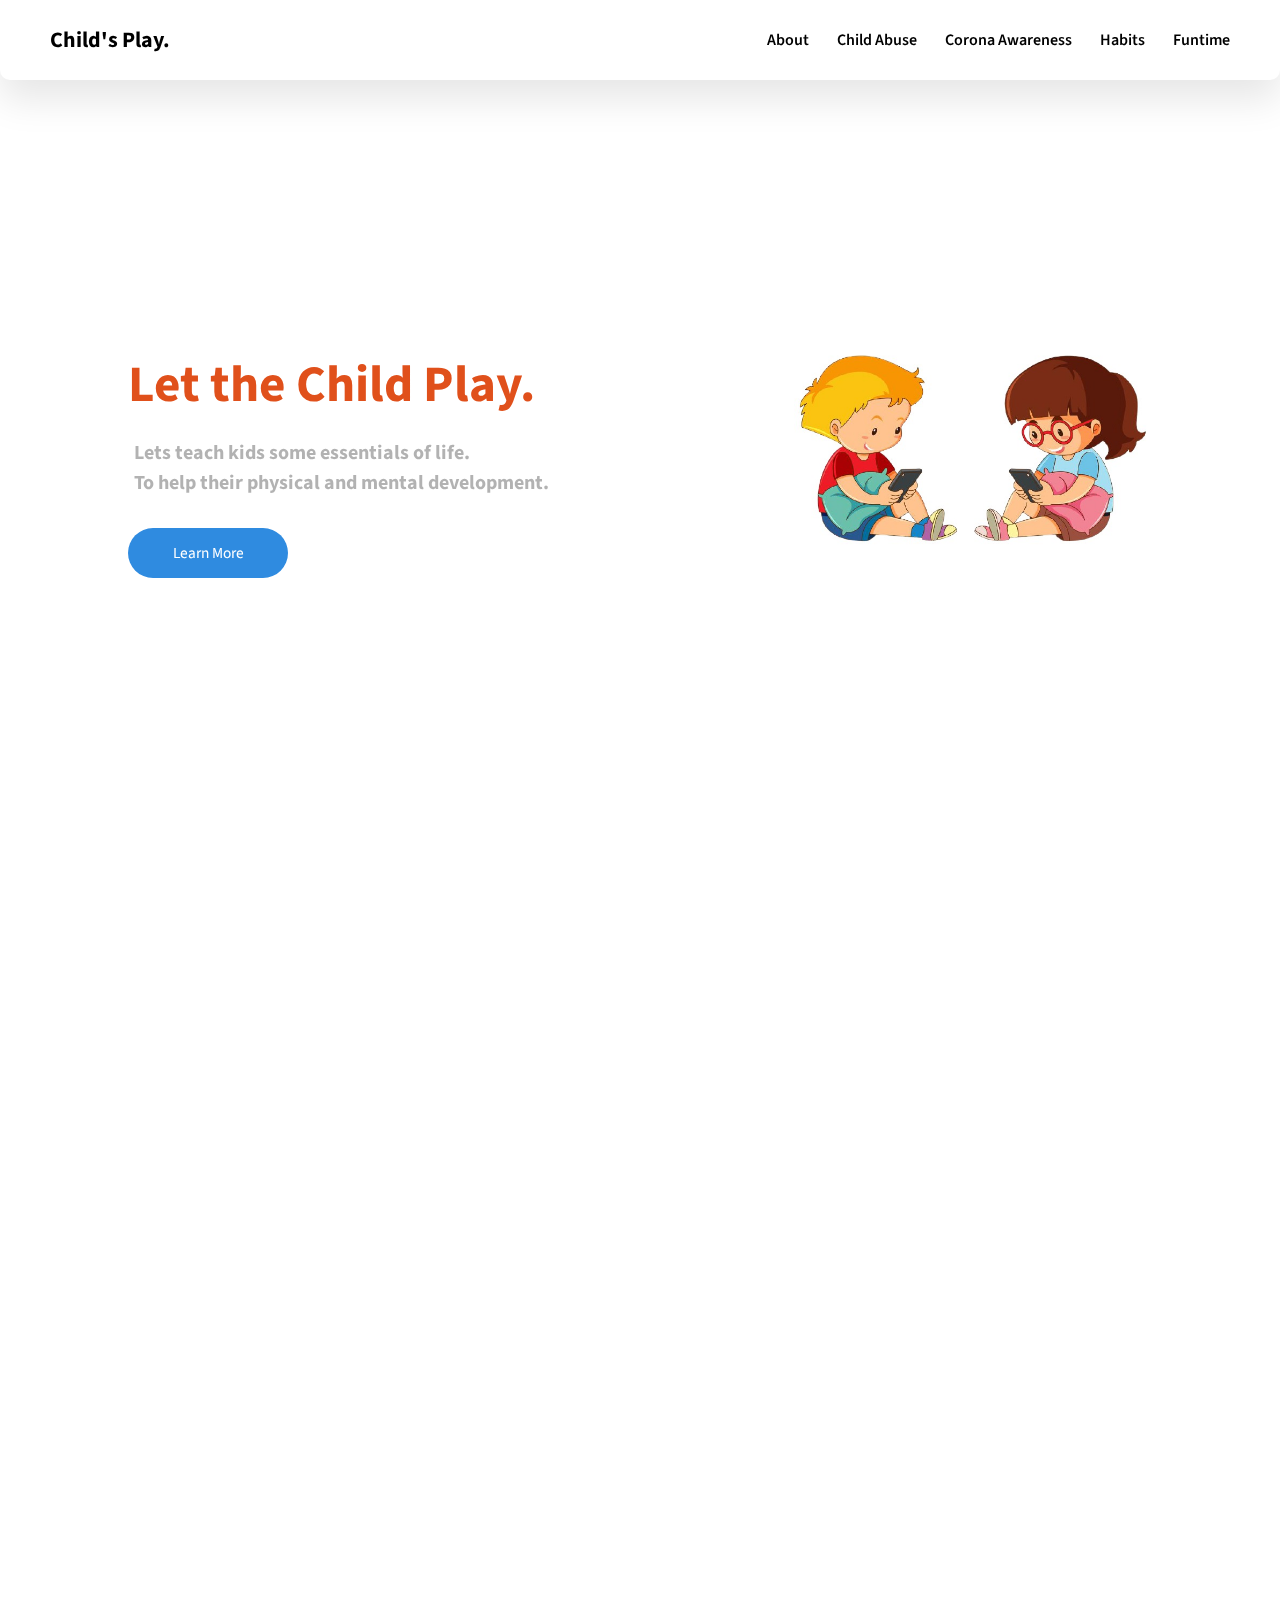
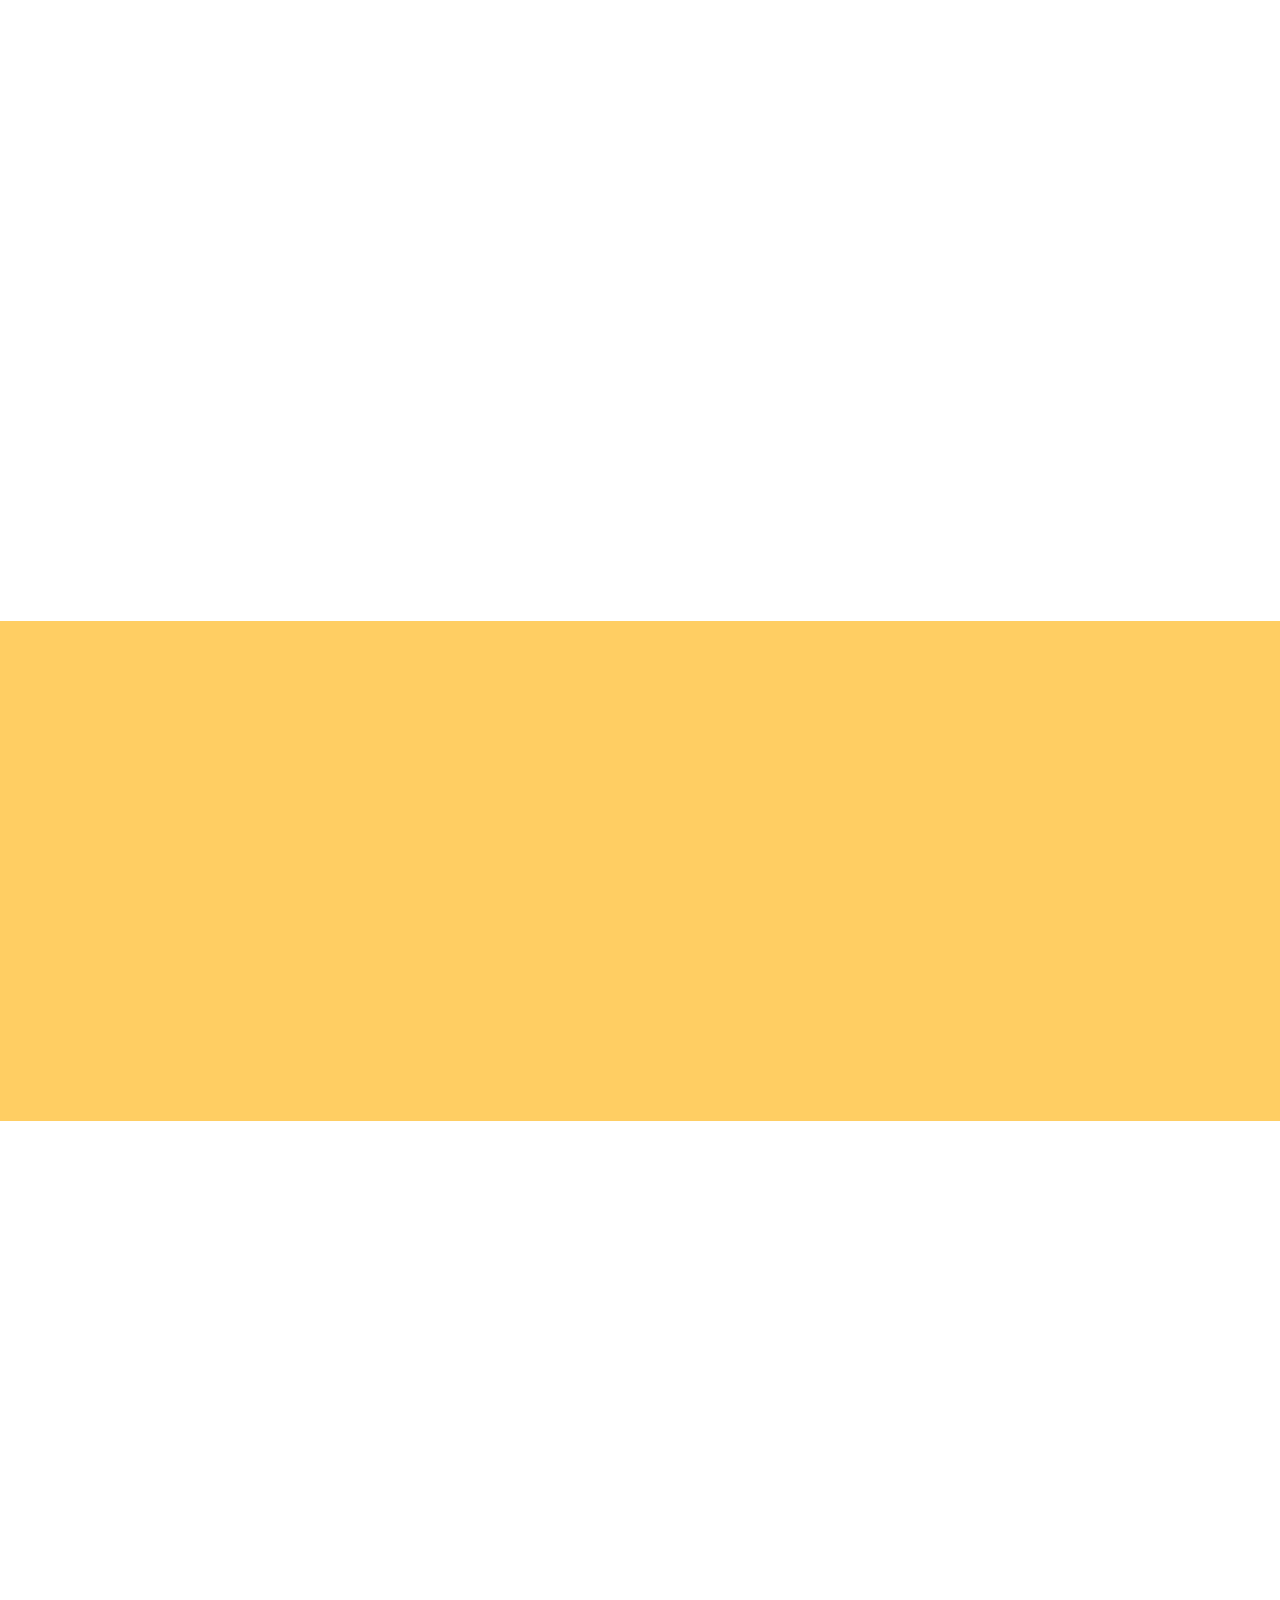
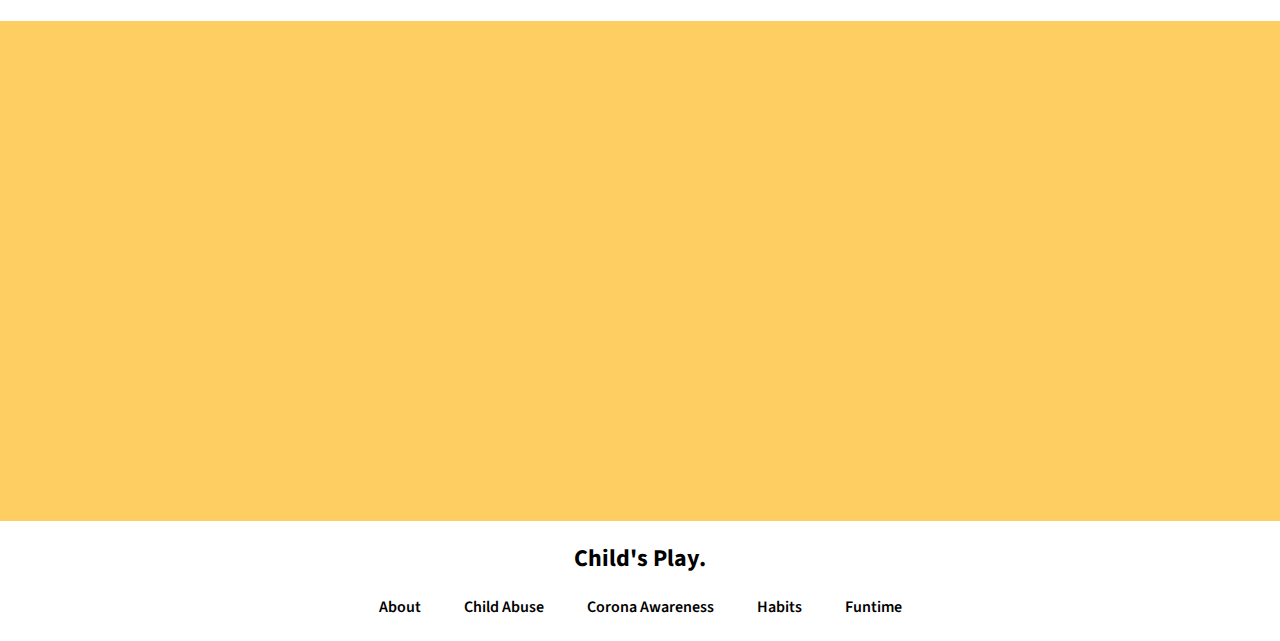
<file: index.html>
<!DOCTYPE html>
<html lang="en">
<head>
    <meta charset="UTF-8">
    <meta name="viewport" content="width=device-width, initial-scale=1.0">
    <meta http-equiv="X-UA-Compatible" content="ie=edge">
    <title>Let The Child Play</title>
    <link rel="stylesheet" href="styles.css">
    <link rel="icon" href="./img/favicon.png">
    <link href="https://fonts.googleapis.com/css2?family=Source+Sans+Pro:wght@400;600&display=swap" rel="stylesheet">
    <link href="https://unpkg.com/aos@2.3.1/dist/aos.css" rel="stylesheet">
</head>
<body>
    <div class="wrapper">
        <div class="nav">
            <div class="logo">
                <h4>Child's Play.</h4>
            </div>
            <div class="links">
                <a href="#about" class="mainlink">About</a>
                <a href="#abuse">Child Abuse</a>
                <a href="#corona">Corona Awareness</a>
                <a href="#habit">Habits</a>
                <a href="#funzone">Funtime</a>
            </div>
        </div>

        <!-- main PAGE -->

        <div class="main">
            <div class="mainText" data-aos="fade-up" data-aos-duration="1000">
                <h1><span style="color:#e0501b;font-size: 4vw">Let the Child Play.</span> </h1>
                <h3>Lets teach kids some essentials of life. <br> To help their physical and mental development.</h3>
                <div class="btn">
                    <a href="#about">Learn More</a>
                </div>
            </div>
            <div class="mainImage" data-aos="fade-down" data-aos-duration="2000">
                <img src="img/children-playing-mobile-phone-removebg-preview (1).jpg" alt="">
            </div>
        </div>
        <div class="aboutSection" id="about">
            <div class="aboutHeader" data-aos="fade-up" data-aos-duration="1000">
                <h1><span style="color:#e0501b">Things to learn while playing.</span> </h1>
            </div>
            <div class="aboutCards">
                <div class="card one" data-aos="fade-up" data-aos-duration="1000">
                    <img src="img/images.png" class="first" alt="" data-aos="fade-up" data-aos-duration="1100">
                    <div class="backgroundone"></div>
                    <div class="maincontent">
                        <h2>Child Abuse</h2>
                        <p>Learn more about touch while playing a Good-Touch/Bad-Touch game!</p>
                        <a href="#abuse">
                            <div class="button">
                                <img src="img/next.png" alt="" class="cardIcon">
                            </div>
                        </a>
                    </div>
                </div>
                <div class="card two" data-aos="fade-up" data-aos-duration="1300">
                    <img src="img/Child-Superhero-Mask.png" class="second" alt="" data-aos="fade-up" data-aos-duration="1200">
                    <div class="backgroundtwo"></div>
                    <div class="maincontent">
                        <h2>Corona Awareness</h2>
                        <p>Learn how to be a corona-super-hero through a picture book!</p>
                        <a href="#corona">
                            <div class="button">
                                <img src="img/next.png" alt="" class="cardIcon">
                            </div>
                        </a>
                    </div>
                </div>
                <div class="card three" data-aos="fade-up" data-aos-duration="1600">
                    <img src="img/rightwrong.png" class="third" alt="" data-aos="fade-up" data-aos-duration="1300">
                    <div class="backgroundone"></div>
                    <div class="maincontent">
                        <h2>Habits</h2>
                        <p>Learn more about habits by taking a Good-Habit/Bad-Habit quiz!</p>
                        <a href="#habit">
                            <div class="button">
                                <img src="img/next.png" alt="" class="cardIcon">
                            </div>
                        </a>
                    </div>
                </div>
            </div>
        </div>


        <div class="childabuse" id="abuse">
            <div class="childabuseText" data-aos="fade-up" data-aos-duration="1000">
                <h1>Child Abuse <br> <span style="color:#2f8be0;font-size:3vw">Why it is concerning?</span> </h1>
                <div style="text-align: center;">
                    <img src="img/boyafraid-removebg-preview (1).png" alt="">
                </div>
            </div>
            <div class="childabuseList" data-aos="fade-left" data-aos-duration="1000">
                <ol style="padding: 0px;">
                    <br>
                    <br>
                    <li> 
                        <span>01</span>
                         <p>1 in 5 women and 1 in 13 men report having been sexually abused as a child aged 0-17 years.</p>
                    </li>
                    <li> 
                        <span>02</span>
                         <p>Nearly 3 in 4 children - or 300 million children - aged 2–4 years regularly suffer physical punishment and/or psychological violence at the hands of parents and caregivers.</p>
                    </li>
                    <li> 
                        <span>03</span>
                         <p>A child who is abused is more likely to abuse others as an adult so that violence is passed down from one generation to the next. It is therefore critical to break this cycle of violence, and in so doing create positive multi-generational impacts.</p>
                    </li>
                    <h3 style="text-align: center;">Help your child learn about good Good-Touch/Bad-Touch</h3>
                    <div class="btn" style="margin-left:auto; margin-right:auto; text-align: center; width: 120px; margin-top: 30px; padding: 14px 20px 14px 20px; background-color: #2f8be0; border-radius: 45px;">
                    <a href="https://games.gdevelop-app.com/game-01984606-d22c-41f8-b3a4-ac98f707ebe5/index.html" target= "_blank" style="font-size: 1.2vw; color: #fff;">Play Now!</a>
                </div>
                </ol>
            </div>
        </div>

        <!-- about SECTION -->

        

        <!-- sect AND FOOTER -->

        <div class="sect" id="corona">
            <div class="sectText" data-aos="fade-right" data-aos-duration="1000">
                <h1>Corona Virus has taken over our planet Earth!<br> <span style="font-size:1.6vw;font-weight:normal"  class="sectInnerText">
                    Are you ready to save yourself and your family? 
                </span> </h1>
                <div class="btn" style="text-align: center; width: 120px; margin-top: 30px; padding: 14px 20px 14px 20px; background-color: #2f8be0; border-radius: 45px;">
                    <a href="./coronabook/index.html" target= "_blank" style="font-size: 1.2vw; color: #fff;">Yes!</a>
                </div>
            </div>
            <div class="sectImg" data-aos="fade-up" data-aos-duration="1000">
                <img src="img/corona-super-warriors-removebg-preview.jpg" alt="">
            </div>
        </div>
        <div class="sect" style="background-color: #fff;" id="habit">
            <div class="sectText" data-aos="fade-right" data-aos-duration="1000">
                <img src="img/images (1)-removebg-preview.jpg" alt="">
            </div>
            <div class="sectImg" data-aos="fade-up" data-aos-duration="1000">
                <h1>Good habits should be retained and bad habits should be discontinued.<br> <span style="font-size:1.6vw;font-weight:normal"  class="sectInnerText">
                    Take the Habit quiz and test now! 
                </span> </h1>
                <div class="btn" style="text-align: center; width: 120px; margin-top: 30px; padding: 14px 20px 14px 20px; background-color: #2f8be0; border-radius: 45px;">
                    <a href="./quiz/index.html"  target= "_blank" style="font-size: 1.2vw; color: #fff;">Take The Quiz!</a>
                </div>
            </div>
        </div>
        <div class="sect" id="funzone">
            <div class="sectText" data-aos="fade-right" data-aos-duration="1000">
                <h1>Want to increase your mathematical and cognitive skills?<br> <span style="font-size:1.6vw;font-weight:normal"  class="sectInnerText">
                     Play the games below for some fun! 
                </span> </h1>
                <div class="btn" style="text-align: center; width: 120px; margin-top: 30px; padding: 14px 20px 14px 20px; background-color: #2f8be0; border-radius: 45px;">
                    <a href="./games/maths/index.html" target= "_blank" style="font-size: 1.2vw; color: #fff;">Maths Game</a>
                </div>
                <div class="btn" style="text-align: center; width: 120px; margin-top: 30px; padding: 14px 20px 14px 20px; background-color: #2f8be0; border-radius: 45px;">
                    <a href="./games/fruits/index.html" target= "_blank" style="font-size: 1.2vw; color: #fff;">Fruit Slice Game</a>
                </div>
            </div>
            <div class="sectImg" data-aos="fade-up" data-aos-duration="1000">
                <img src="img/funzone.jpg" alt="" style="width: 100%;">
            </div>
        </div>
        <div class="footer">
            <h2>Child's Play.</h2>
            <div class="footerlinks">
                <a href="#about" class="mainlink">About</a>
                <a href="#abuse">Child Abuse</a>
                <a href="#corona">Corona Awareness</a>
                <a href="#habit">Habits</a>                
                <a href="#funzone">Funtime</a>
            </div>
        </div>
    </div>

    <script src="https://unpkg.com/aos@2.3.1/dist/aos.js"></script>
    <script>
            AOS.init();
    </script>
</body>
</html>
<!--
    Design adpated from a youtube video tutorial
    All due credits to the owner
    https://www.youtube.com/watch?v=6OExw1Mhdhw&list=LL&index=5
-->
</file>
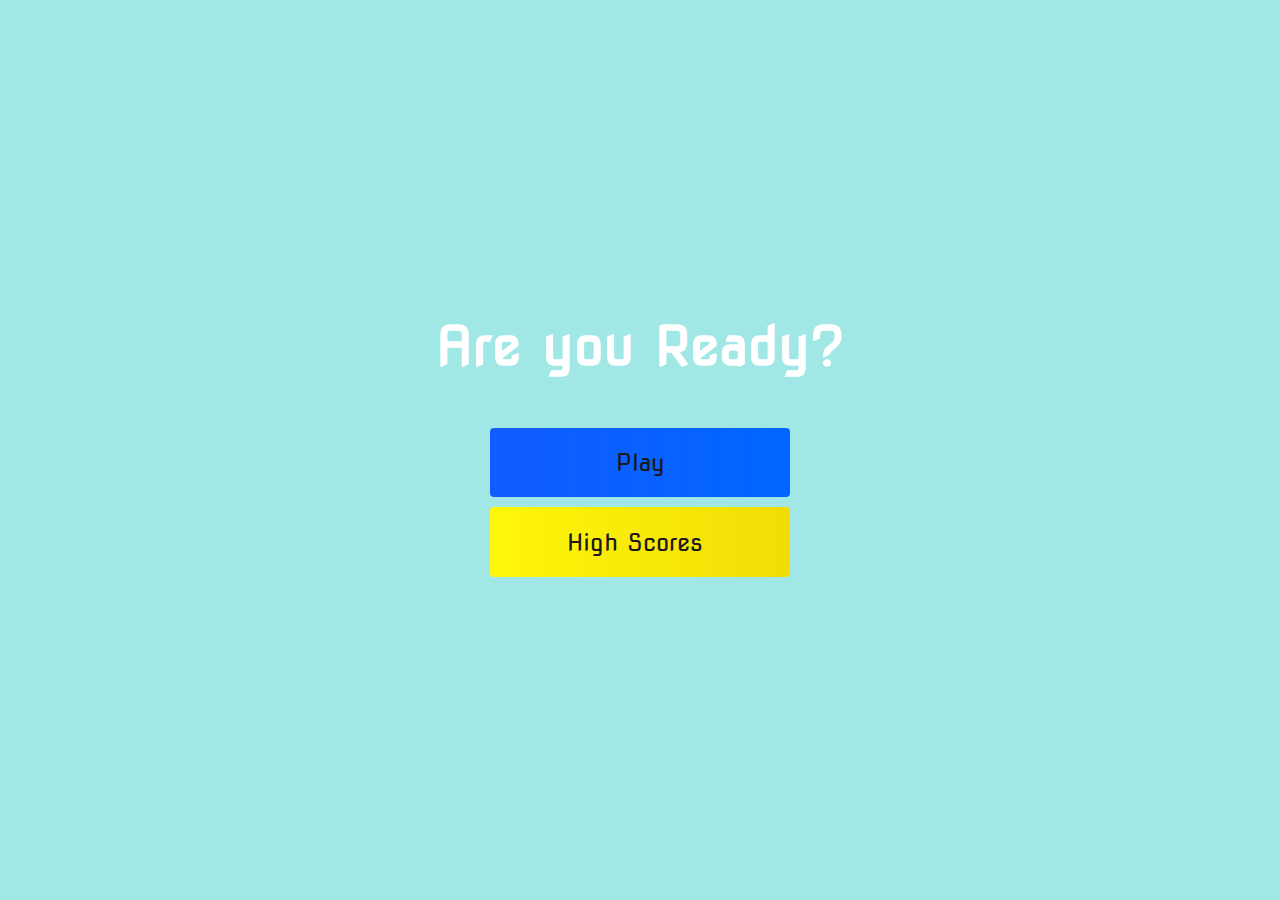
<file: quiz/index.html>
<!DOCTYPE html>
<html lang="en">
<head>
    <meta charset="UTF-8">
    <meta name="viewport" content="width=device-width, initial-scale=1.0">
    <title>Habit Quiz Landing Page</title>
    <link rel="stylesheet" href="style.css">
    <link rel="stylesheet" href="https://use.fontawesome.com/releases/v5.13.1/css/all.css" integrity="sha384-xxzQGERXS00kBmZW/6qxqJPyxW3UR0BPsL4c8ILaIWXva5kFi7TxkIIaMiKtqV1Q" crossorigin="anonymous">
    <link rel="icon" href="./question.png">
</head>
<body>
    <div class="container">
        <div id="home" class="flex-column flex-center">
            <h1>Are you Ready?</h1>
            <a href="./game.html" class="btn">Play</a>
            <a href="./highscores.html" id="highscore-btn" class="btn">High Scores<i class="fas fa-crown"></i></a>
        </div>
    </div>
</body>
</html>
<!--
    Design adpated from a youtube video tutorial
    All due credits to the owner
    https://www.youtube.com/watch?v=f4fB9Xg2JEY
-->
</file>
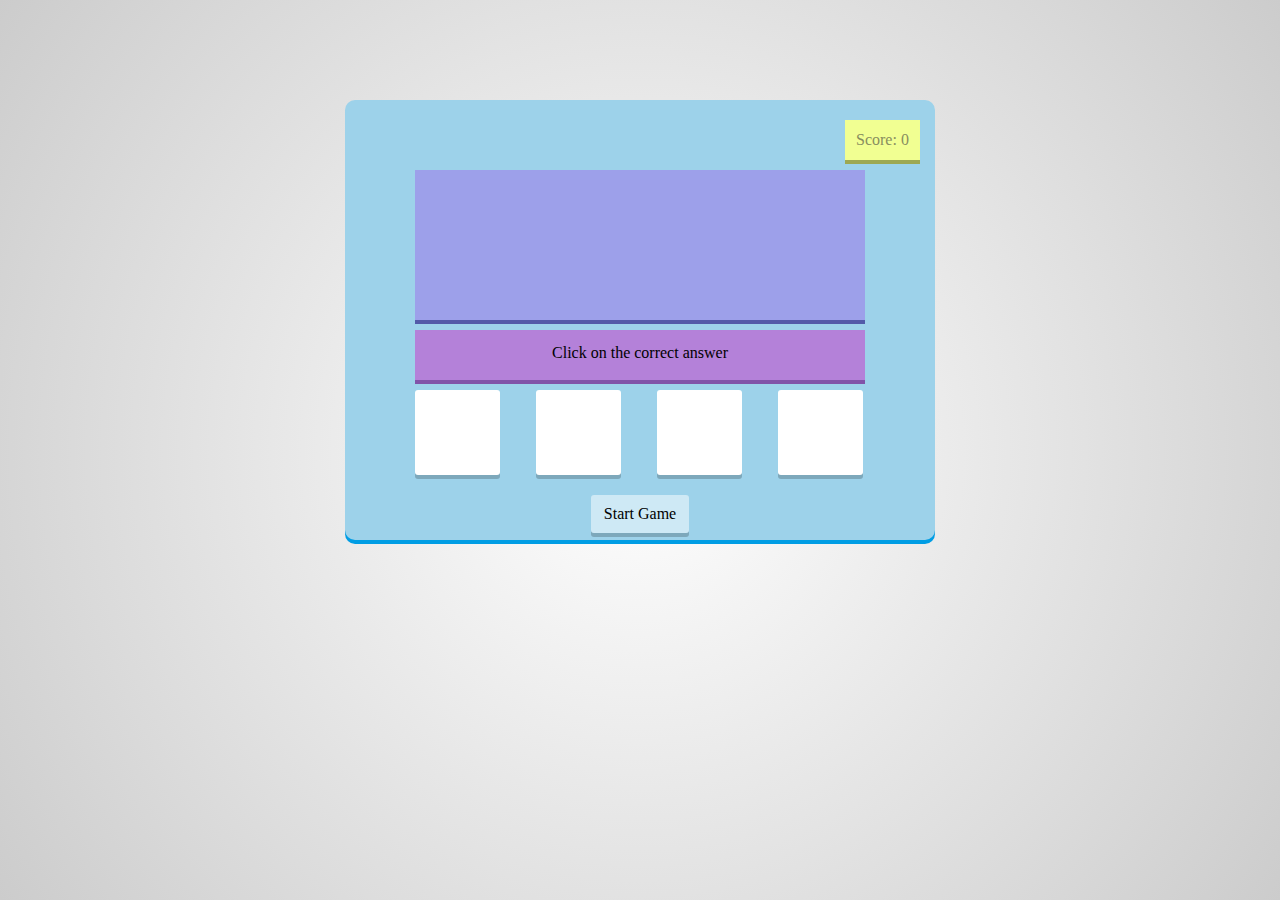
<file: games/maths/index.html>
<!DOCTYPE html>
<html lang="en">
 <head>
 <title>Maths Game</title>
 <meta charset="utf-8">
 <meta name="viewport" content="width=device-width,
initial-scale=1, user-scalable=yes">
 <link rel="stylesheet" href="styles.css">
 </head>

 <body>
 <div id="container">
 <div id="score">
 Score: <span id="scorevalue">0</span>
 </div>
 <div id="correct">
 Correct
 </div>
 <div id="wrong">
 Try again
 </div>
 <div id="question">

 </div>
 <div id="instruction">
 Click on the correct answer
 </div>
 <div id="choices">
 <div id="box1" class="box"></div>
 <div id="box2" class="box"></div>
 <div id="box3" class="box"></div>
 <div id="box4" class="box"></div>
 </div>
 <div id="startreset">
 Start Game
 </div>
 <div id="timeremaining">
 Time remaining: <span
id="timeremainingvalue">60</span> sec
 </div>
 <div id="gameOver">

 </div>
 </div>
 <script src="javascript.js"></script>
 </body>
</html>
</file>
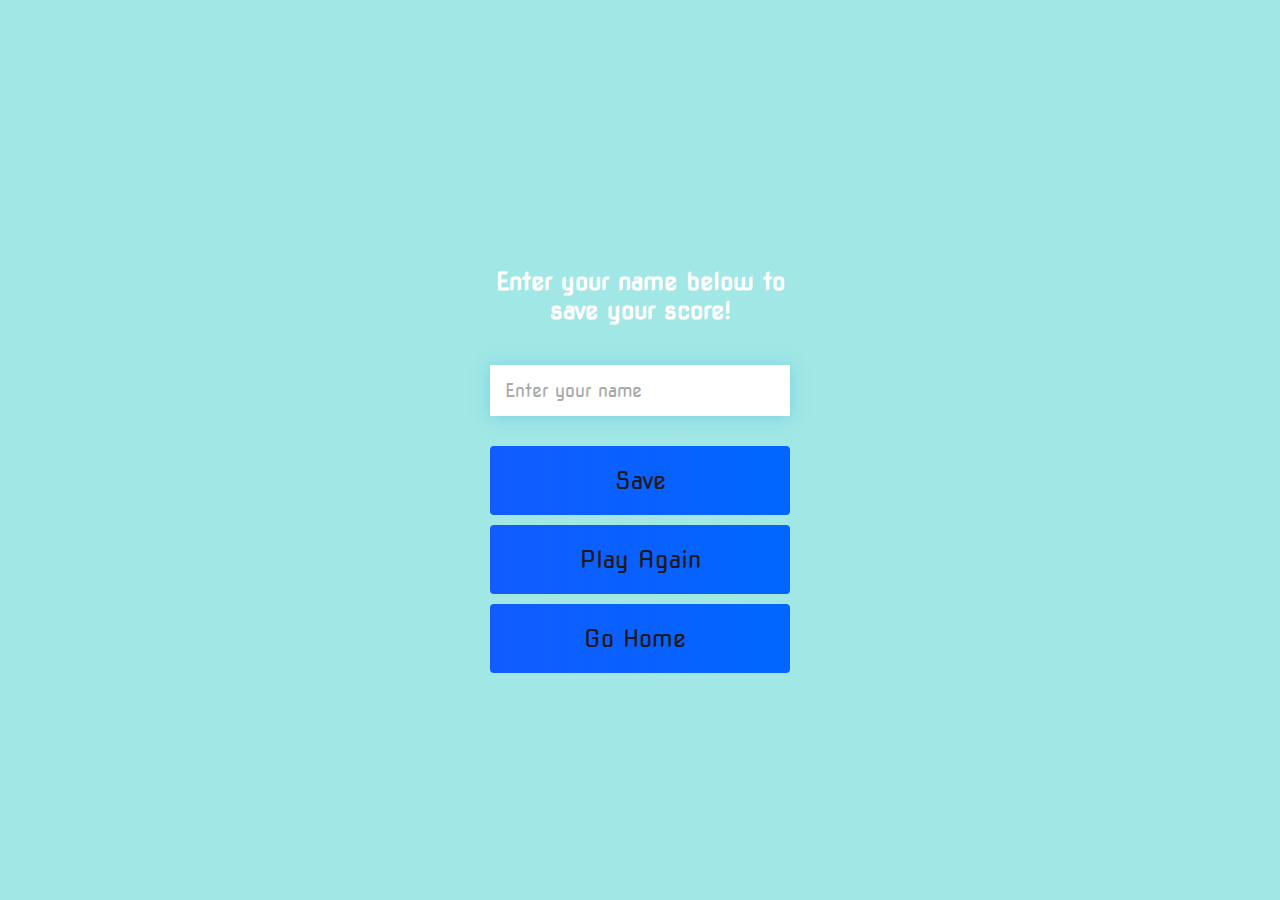
<file: quiz/end.html>
<!DOCTYPE html>
<html lang="en">
<head>
    <meta charset="UTF-8">
    <meta name="viewport" content="width=device-width, initial-scale=1.0">
    <title>Ending Page</title>
    <link rel="stylesheet" href="style.css">
    <link rel="stylesheet" href="https://use.fontawesome.com/releases/v5.13.1/css/all.css" integrity="sha384-xxzQGERXS00kBmZW/6qxqJPyxW3UR0BPsL4c8ILaIWXva5kFi7TxkIIaMiKtqV1Q" crossorigin="anonymous">
    <link rel="icon" href="./question.png">
</head>
<body>
    <div class="container">
        <div id="end" class="flex-center flex-column">
            <h1 id="finalScore">0</h1>
            <form class="end-form-container">
                <h2 id="end-text">Enter your name below to save your score!</h2>
                <input type="text" name="name" id="username" placeholder="Enter your name">
                <button class="btn" id="saveScoreBtn" type="submit" onclick="saveHighScore(event)" disabled>Save</button>
            </form>
            <a href="./game.html" class="btn">Play Again</a>
            <a href="../index.html" class="btn">Go Home<i class="fas fa-home"></i></a>
        </div>
    </div>
    <script src="end.js"></script>
</body>
</html>
<!-- 
    Design adpated from a youtube video tutorial
    All due credits to the owner
    https://www.youtube.com/watch?v=f4fB9Xg2JEY
-->
</file>
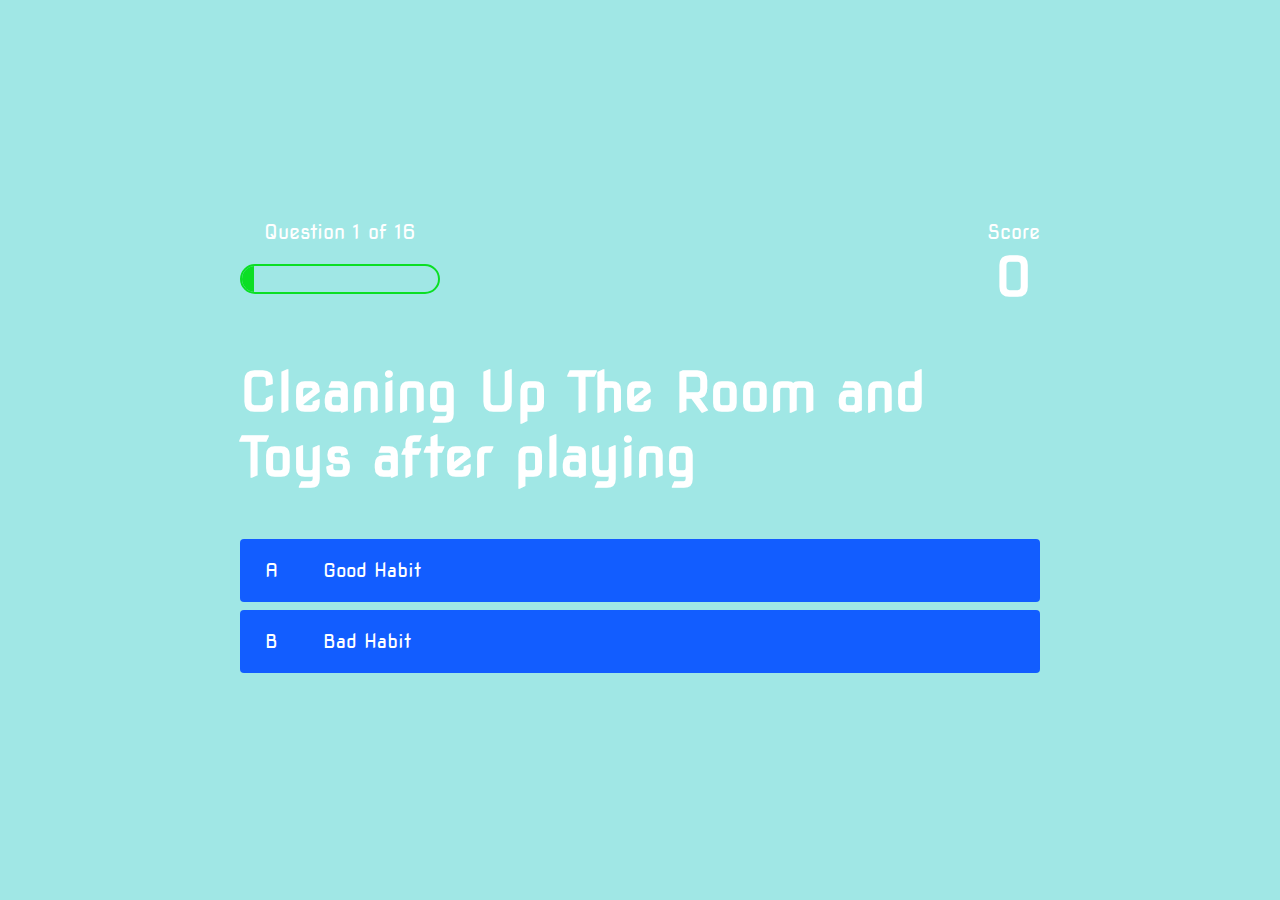
<file: quiz/game.html>
<!DOCTYPE html>
<html lang="en">
<head>
    <meta charset="UTF-8">
    <meta name="viewport" content="width=device-width, initial-scale=1.0">
    <title>Quiz Page</title>
    <link rel="stylesheet" href="style.css">
    <link rel="stylesheet" href="game.css">
    <link rel="icon" href="./question.png">
</head>
<body>
    <div class="container">
        <div id="game" class="justify-center flex-column">
            <div id="hud">
                <div class="hud-item">
                    <p id="progressText" class="hud-prefix">
                        Question
                    </p>
                    <div id="progressBar">
                        <div id="progressBarFull"></div>
                    </div>
                </div>
                <div class="hud-item">
                    <p class="hud-prefix">
                        Score
                    </p>
                    <h1 class="hud-main-text" id="score">
                        0
                    </h1>
                </div>
            </div>
            <h1 id="question">What is the answer to this question</h1>
            <div class="choice-container">
                <p class="choice-prefix">A</p>
                <p class="choice-text" data-number="1">Choice</p>
            </div>
            <div class="choice-container">
                <p class="choice-prefix">B</p>
                <p class="choice-text" data-number="2">Choice 2</p>
            </div>
        </div>
    </div>
    <script src="game.js"></script>
</body>
</html>
<!-- 
    Design adpated from a youtube video tutorial
    All due credits to the owner
    https://www.youtube.com/watch?v=f4fB9Xg2JEY
-->
</file>
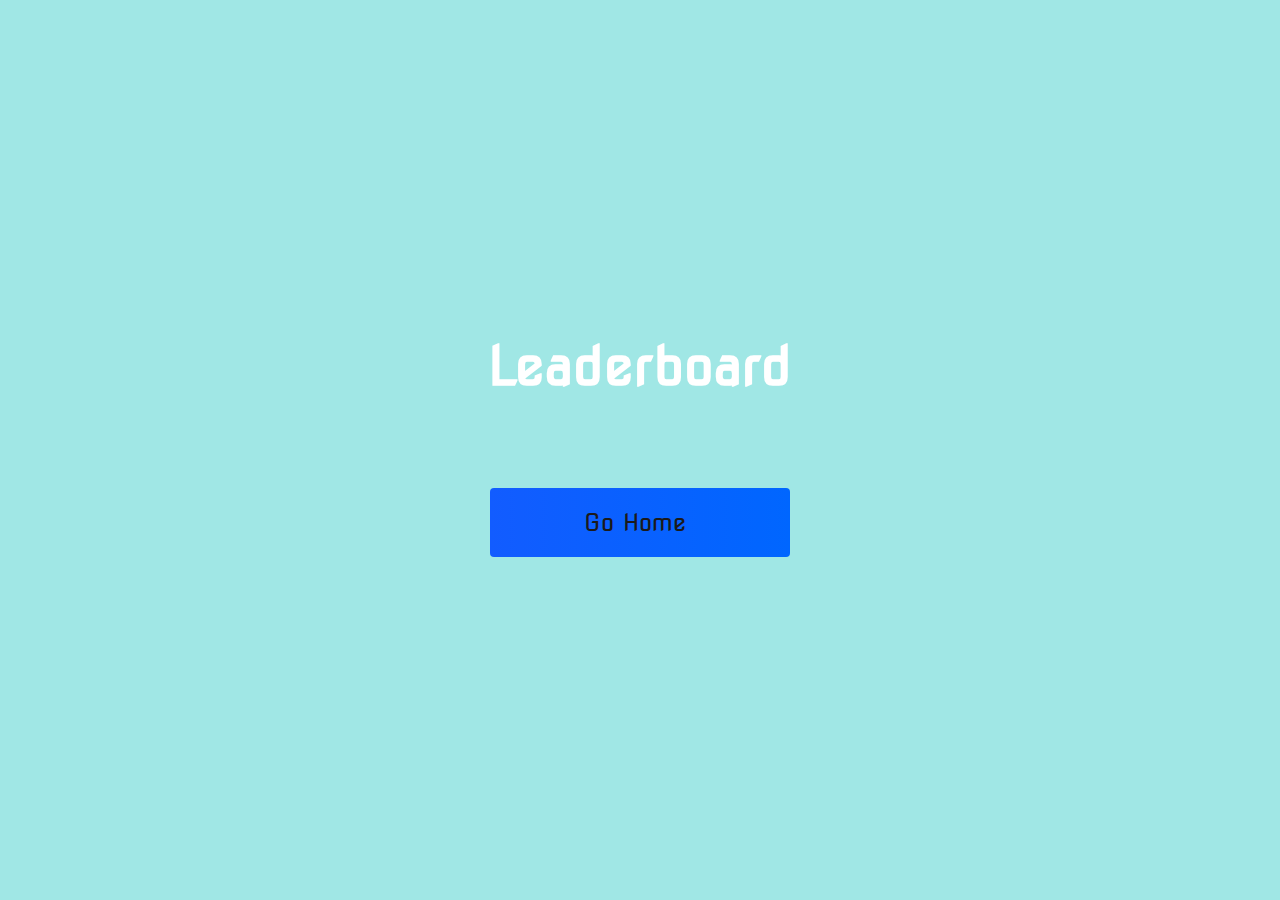
<file: quiz/highscores.html>
<!DOCTYPE html>
<html lang="en">
<head>
    <meta charset="UTF-8">
    <meta name="viewport" content="width=device-width, initial-scale=1.0">
    <title>High Scores</title>
    <link rel="icon" href="./question.png">
    <link rel="stylesheet" href="style.css">
    <link rel="stylesheet" href="highscores.css">
    <link rel="stylesheet" href="https://use.fontawesome.com/releases/v5.13.1/css/all.css" integrity="sha384-xxzQGERXS00kBmZW/6qxqJPyxW3UR0BPsL4c8ILaIWXva5kFi7TxkIIaMiKtqV1Q" crossorigin="anonymous">
</head>
<body>
    <div class="container">
        <div id="highScores" class="flex-center flex-column">
            <h1 id="finalScore">Leaderboard</h1>
            <ul id="highScoresList"></ul>
            <a href="../index.html" class="btn">Go Home<i class="fas fa-home"></i></a>
        </div>
    </div>
    <script src="highscores.js"></script>
</body>
</html>
<!-- 
    Design adpated from a youtube video tutorial
    All due credits to the owner
    https://www.youtube.com/watch?v=f4fB9Xg2JEY
-->
</file>
<file: styles.css>
html,body{
    background-color: #fff;
    font-family: 'Source Sans Pro',sans-serif;
    overflow-x: hidden !important;
    margin: 0px !important;
    padding: 0px !important;
}

*{
    text-decoration: none !important;
}

.nav{
    position: fixed;
    z-index: 1000;
    top: 0;
    right: 0;
    left: 0;
    height: 80px;
    display: flex;
    flex-direction: row;
    justify-content: space-between;
    align-items: center;
    padding: 0 25px 0 25px;
    background-color: #fff;
    box-shadow: 0 19px 38px rgba(0,0,0,0.10);
    border-bottom-left-radius: 10px;
    border-bottom-right-radius: 10px;
}

.nav .links a{
    margin-right: 25px;
    font-size: 16px;
    font-weight: 600;
    color: #000;
}

.nav .links a:hover{
    color: #e0501b;
}

.nav h4{
    font-size: 22px;
    font-weight: bold;
    margin-left: 25px;
}

/* main CSS */

.main{
    display: flex;
    flex-direction: row;
    justify-content: space-between;
    align-items: center;
    padding: 0 10vw 0 10vw;
    height: 100vh;
}

.mainText h1{
    font-size: 6vw;
    margin: 0 !important;
}

.mainText h3{
    margin: 6px !important;
    font-size: 20px;
    opacity: 0.3;
    line-height: 30px;
}

.mainText .btn{
    width: 120px;
    margin-top: 30px;
    padding: 14px 20px 14px 20px;
    background-color: #2f8be0;
    border-radius: 45px;
    text-align: center
}

.mainText .btn a{
    font-size: 1.2vw;
    color: #fff;
}

.mainImage img{
    width: 28vw;
}


/* childabuse CSS */

.childabuse{
    height: 600px;
    padding: 50px;
    display: flex;
    flex-direction: row;
    justify-content: space-evenly;
    align-items: center;
}

.childabuseText{
    position: relative;
    padding: 0 50px;
    height: inherit;
}

.childabuseText h1{
    position: relative;
}

.childabuseText img{
    /* width: 10vw; */
    /* position: absolute; */
    top: 50px;
}

.childabuseList{
    width: 50%;
}

ol{
    list-style: none;
    color: #e0501b;
}

ol li{
    font-size: 34px;
    position: relative;
    margin-bottom: 20px;
    border-bottom: 1px solid #ebebeb;
}

li p{
    font-size: 16px;
    color: #000;
    padding-left: 60px;
    line-height: 30px;
    opacity: 0.6;
}

li span{
    position: absolute;
    line-height: 25px;
    font-weight: 600;
}

/* about_SECTION CSS */

.aboutSection{
    height: 600px;
}

.aboutHeader{
    text-align: center;
    margin-bottom: 40px;
}

.aboutCards{
    display: flex;
    flex-direction: row;
    justify-content: space-around;
    align-items: center;
    padding: 40px 0 40px 0;
}

.aboutCards .card{
    position: relative;
    height: 360px;
    width: 350px;
    background: #fff;
    box-shadow: 0 10px 22px rgba(0,0,0,0.09), 0 10px 10px rgba(0,0,0,0.09)
}

.aboutCards .one .first{
    width: 225px;
    position: absolute;
    top: -50px;
    right: -50px;
}
.aboutCards .two .second{
    width: 275px;
    position: absolute;
    top: -50px;
    right: -50px;
}
.aboutCards .three .third{
    width: 200px;
    position: absolute;
    top: -50px;
    right: -50px;
}

.backgroundone{
    height: 150px;
    background-color: #ffce63;
}
.backgroundtwo{
    height: 150px;
    background-color: #a1cdff;
}

.maincontent{
    padding: 0 20px;
}

.maincontent h2{
    font-weight: 600;
}

.maincontent p{
    line-height: 30px;
    opacity: 0.6
}


.maincontent .button{
    position: absolute;
    right: 20px;
    padding: 10px;
    background-color: #ededed;
    width: 25px;
    height: 20px;
    border-radius: 6px;
    display: flex;
    justify-content: center;
    align-items: center;
    transition: all ease-in-out 0.2s;
}

.maincontent .button:hover{
  background-color: #2f8be0;
}

.maincontent .button .cardIcon{
    position: relative;
    top:0px;
    left:0px;
    width: 16px;
}


/* sect */

.sect{
    height: 400px;
    background-color: #ffce63;
    display: flex;
    flex-direction: row;
    padding: 50px;
    justify-content: space-evenly;
    align-items: center;
}

.sectText h1{
    font-size: 3vw;
    color: #000;
    font-weight: 600;
}

.sectText img{
    margin-right: 20px;
}

.sectImg img{
}

.sectImg{
    text-align: -webkit-right;
}
/* FOOTER CSS */

.footer{
    height: 100px;
    display: flex;
    flex-direction: column;
    align-items: center;
    padding-bottom: 20px;
}

.footerlinks a{
    margin: 20px;
    font-size: 16px;
    font-weight: 600;
    color: #000;
}
.footerlinks a:hover{
    color: #e0501b;
}


/* RESPONSIVE */


@media only screen and (max-width: 600px){

.nav{
    flex-direction: column;
    justify-content: space-around;
    padding: 20px;
    height: auto;
    overflow-y: hidden;
}

.nav h4{
    font-size: 6vw;
    margin-top: 10px;
    margin-bottom: 14px;
}

.nav .links a{
    margin-right: 25px;
    font-size: 12px;
    font-weight: 600;
}


/* main PAGE */

.main{
    flex-direction: column-reverse;
    height: 750px;
    align-items: center;
    justify-content: center;
    text-align: center
}

.mainText h1{
    font-size: 6vw;
    margin: 0 !important;
}

.mainText h3{
    font-size: 16px;
}

.mainText .btn{
    margin: 0 auto;
}

.mainText .btn a{
    font-size: 3vw;
}

.mainImage img{
    width: 52vw;
    margin-bottom: 20px;
}


/* ABOUT */

.childabuse{
    height: auto;
    padding: 0px;
    display: flex;
    flex-direction: column;
    justify-content: center;
    align-items: center;
}

.childabuseText{
    padding: 0 50px;
    height: 100px;
}

.childabuseText h1{
    text-align: center;
}

.childabuseText img{
    width: 16vw;
    top: 10px;
    left: -30px;
}

.childabuseList{
    width: 75%;
}

ol li{
    font-size: 26px;
}

li p{
    font-size: 14px;
}

.aboutSection{
    height: auto;
}

.aboutHeader{
    text-align: center;
    margin: 40px 0;
}

.aboutCards{
    display: flex;
    flex-direction: column;
    padding: 50px;
    justify-content: center;
    align-items: center;
    text-align: center
}

.aboutCards .card{
    margin-bottom: 60px;
}

.sect{
    height: auto;
    flex-direction: column-reverse;
    padding: 50px;
    justify-content: center;
    align-items: center;
    text-align: center;
}

.sect h1{
    font-size: 6vw;
}

.sectInnerText{
    font-size: 3vw !important;
}

.sectText img{
    width: 26vw;
}

.sectImg img{
    width: 26vw;
}
.sectImg{
    text-align: -webkit-center;
}

.sectText .btn{
    margin-left: auto;
    margin-right: auto;
}
.footer{
    padding-bottom: 40px;
}









}
/*
    Design adpated from a youtube video tutorial
    All due credits to the owner
    https://www.youtube.com/watch?v=6OExw1Mhdhw&list=LL&index=5
*/
</file>
<file: quiz/style.css>
@import url('https://fonts.googleapis.com/css2?family=Nova+Square&display=swap');

:root {
    background-color: #A0E7E5;
}

* {
    box-sizing: border-box;
    margin: 0;
    padding: 0;
    font-size: 62.5%;
    font-family: 'Nova Square', cursive;
}

h1 {
    font-size: 5.4rem;
    color: #fff;
    margin-bottom: 5rem;
}



h2 {
    font-size: 4.2rem;
    margin-bottom: 4rem;

}

.container {
    width: 100vw;
    height: 100vh;
    display: flex;
    justify-content: center;
    align-items: center;
    max-width: 80rem;
    margin: 0 auto;
    padding: 2rem;
}

.flex-column {
    display: flex;
    flex-direction: column;
}

.flex-center {
    justify-content: center;
    align-items: center;
}

.justify-center {
    justify-content: center;
}

.text-center {
    text-align: center;
}

.hidden {
    display: none;
}

.btn {
    font-size: 2.4rem;
    padding: 2rem 0;
    width: 30rem;
    text-align: center;
    margin-bottom: 1rem;
    text-decoration: none;
    color: rgb(28, 26, 26);
    background: linear-gradient(90deg, rgb(18, 92, 255) 0%, rgb(0, 102, 255) 100%);
    border-radius: 4px;
}

.btn:hover {
    cursor: pointer;
    box-shadow: 0 0.4rem 1.4rem 0 rgba(8, 114, 244, 0.6);
    transition: transform 150ms;
    transform: scale(1.03);
}

.btn[disabled]:hover {
    cursor: not-allowed;
    box-shadow: none;
    transform: none;
}

#highscore-btn {
    background: linear-gradient(90deg, rgb(255, 247, 9) 0%, rgb(240, 221, 6) 100%);
}

#highscore-btn:hover {
    box-shadow: 0 0.4rem 1.4rem 0 rgba(255,255,0,0.5)
}

.fa-crown {
    font-size: 2.5rem;
    margin-left: 1rem;
}

/* End Page CSS */
.end-form-container {
    width: 100%;
    display: flex;
    flex-direction: column;
    align-items: center;
    max-width: 30rem;
}

input {
    margin-bottom: 1rem;
    width: 20rem;
    padding: 1.5rem;
    font-size: 1.8rem;
    border: none;
    box-shadow: 0 0.1rem 1.4rem 0 rgba(86, 185, 235, 0.5);
}

input::placeholder {
    color: #aaa;
}

#username {
    margin-bottom: 3rem;
    width: 100%;
    outline: none;
}

#end-text {
    font-size: 2.4rem;
    color: #fff;
    text-align: center;
}

#saveScoreBtn {
    border: none;
}

.fa-home {
    margin-left: 1rem;
    font-size: 2rem;
    color: rgb(28, 26, 26)
}
/*    
    Design adpated from a youtube video tutorial
    All due credits to the owner
    https://www.youtube.com/watch?v=f4fB9Xg2JEY
*/
</file>
<file: games/maths/styles.css>
html{
 height: 100%;
 background: radial-gradient(circle, #fff, #ccc);
 background: -webkit-radial-gradient(circle, #fff,
#ccc);
 background: -o-radial-gradient(circle, #fff, #ccc);
 background: -moz-radial-gradient(circle, #fff, #ccc);
}
#container{
 height: 400px;
 width: 550px;
 background-color: #9DD2EA;
 margin: 100px auto;
 padding: 20px;
 border-radius: 10px;
 box-shadow: 0px 4px 0px 0px #009de4;
 -moz-box-shadow: 0px 4px 0px 0px #009de4;
 -webkit-box-shadow: 0px 4px 0px 0px #009de4;
/* box-shadow: [horizontal offset] [vertical
offset] [blur radius] [optional spread radius] [color]*/
 position: relative;
}
#score{
 background-color: #F1FF92;
 color: #888E5F;
 padding: 11px;
 position: absolute;
 left: 500px;
 box-shadow: 0px 4px 0px #9da853;
 -moz-box-shadow: 0px 4px 0px #9da853;
 -webkit-box-shadow: 0px 4px 0px #9da853;
}
#correct{
 position: absolute;
 left: 260px;
 background-color: #42e252;
 color: white;
 padding: 11px;
 display: none;
}
#wrong{
 position: absolute;
 left: 250px;
 background-color: #de401a;
 color: white;
 padding: 11px;
 display: none;
}
#question{
 width: 450px;
 height: 150px;
 margin: 50px auto 10px auto;
 background-color: #9DA0EA;
 box-shadow: 0px 4px #535aa8;
 -moz-box-shadow: 0px 4px #535aa8;
 -webkit-box-shadow: 0px 4px #535aa8;
 font-size: 100px;
 text-align: center;
 font-family: cursive, sans-serif;
 color: black;
}
#instruction{
 width: 450px;
 height: 50px;
 background-color: #B481D9;
 margin: 10px auto;
 text-align: center;
 line-height: 45px;
 box-shadow: 0px 4px #8153a8;
 -moz-box-shadow: 0px 4px #8153a8;
 -webkit-box-shadow: 0px 4px #8153a8;
}
#choices{
 width: 450px;
 height: 100px;
 margin: 5px auto;
}
.box{
 width: 85px;
 height: 85px;
 background-color: white;
 float: left;
 margin-right: 36px;
 border-radius: 3px;
 cursor: pointer;
 box-shadow: 0px 4px rgba(0, 0, 0, 0.2);
 -moz-box-shadow: 0px 4px rgba(0, 0, 0, 0.2);
 -webkit-box-shadow: 0px 4px rgba(0, 0, 0, 0.2);
 text-align: center;
 line-height: 80px;
 position: relative;
 transition: all 0.2s;
 -webkit-transition: all 0.2s;
 -moz-transition: all 0.2s;
 -o-transition: all 0.2s;
 -ms-transition: all 0.2s;
}
.box:hover, #startreset:hover{
/* background-color: #9C89F6;*/
/* color: white;*/
/* box-shadow: 0px 4px #6b54d3;*/
/* -moz-box-shadow: 0px 4px #6b54d3;*/
/* -webkit-box-shadow: 0px 4px #6b54d3;*/
}
.box:active, #startreset:active{
 background-color: #9C89F6;
 color: white;
 box-shadow: 0px 0px #6b54d3;
 -moz-box-shadow: 0px 0px #6b54d3;
 -webkit-box-shadow: 0px 0px #6b54d3;
 top: 4px;
}
#box4{
 margin-right: 0;
}
#startreset{
 width: 78px;
 padding: 10px;
 background-color: rgba(255,255,255,0.5);
 margin: 0 auto;
 border-radius: 3px;
 cursor: pointer;
 box-shadow: 0px 4px rgba(0, 0, 0, 0.2);
 -moz-box-shadow: 0px 4px rgba(0, 0, 0, 0.2);
 -webkit-box-shadow: 0px 4px rgba(0, 0, 0, 0.2);
 text-align: center;
 position: relative;
 transition: all 0.2s;
 -webkit-transition: all 0.2s;
 -moz-transition: all 0.2s;
 -o-transition: all 0.2s;
 -ms-transition: all 0.2s;
}
#timeremaining{
 width: 152px;
 padding: 10px;
 position: absolute;
 top: 395px;
 left: 400px;
 background-color: rgba(181, 235, 36, 0.8);
 border-radius: 3px;
 box-shadow: 0px 4px rgba(0, 0, 0, 0.2);
 -moz-box-shadow: 0px 4px rgba(0, 0, 0, 0.2);
 -webkit-box-shadow: 0px 4px rgba(0, 0, 0, 0.2);
/* visibility: hidden;*/
 display: none;
}
#gameOver{
 height: 200px;
 width: 500px;
 background: linear-gradient(#F3CA6B, #F3706C);
 background: -webkit-linear-gradient(#F3CA6B, #F3706C);
 background: -o-linear-gradient(#F3CA6B, #F3706C);
 background: -moz-linear-gradient(#F3CA6B, #F3706C);
 color: white;
 font-size: 2.5em;
 text-align: center;
 text-transform: uppercase;
 position: absolute;
 top: 100px;
 left: 45px;
 z-index: 2;
 display: none;

}
</file>
<file: quiz/game.css>
body {
    color: #fff;
}

.choice-container {
    display: flex;
    margin-bottom: 0.8rem;
    width: 100%;
    border-radius: 4px;
    background: rgb(18, 93, 255);
    font-size: 3rem;
    min-width: 80rem;
}

.choice-container:hover {
    cursor: pointer;
    box-shadow: 0 0.4rem 1.4rem 0 rgba(6, 103, 247, 0.5);
    transform: scale(1.02);
    transform: transform 100ms;
}

.choice-prefix {
    padding: 2rem 2.5rem;
    color: white;
}

.choice-text {
    padding: 2rem;
    width: 100%;
}

.correct {
    background: linear-gradient(32deg, rgba(11, 223, 36) 0%, rgb(41, 232, 111) 100%);
}

.incorrect {
    background: linear-gradient(32deg, rgba(230, 29, 29, 1) 0%, rgb(224, 11, 11, 1) 100%);
}

/* Heads up Display */
#hud {
    display: flex;
    justify-content: space-between;
}

.hud-prefix {
    text-align: center;
    font-size: 2rem;
}

.hud-main-text {
    text-align: center;
}

#progressBar {
    width: 20rem;
    height: 3rem;
    border: 0.2rem solid rgb(11,223,36);
    margin-top: 2rem;
    border-radius: 50px;
    overflow: hidden;
}

#progressBarFull {
    height: 100%;
    background: rgb(11,223,36);
    width: 0%;
}

@media screen and (max-width: 768px) {
    .choice-container {
        min-width: 40rem;
    }
}
/*    
    Design adpated from a youtube video tutorial
    All due credits to the owner
    https://www.youtube.com/watch?v=f4fB9Xg2JEY
*/
</file>
<file: quiz/highscores.css>
body {
    color: #fff;
}

#highScoresList {
    list-style: none;
    margin-bottom: 4rem;
}

.high-score {
    font-size: 2.8rem;
    margin-bottom: 0.5rem;
}
/*    
	Design adpated from a youtube video tutorial
	All due credits to the owner
	https://www.youtube.com/watch?v=f4fB9Xg2JEY
*/
</file>
